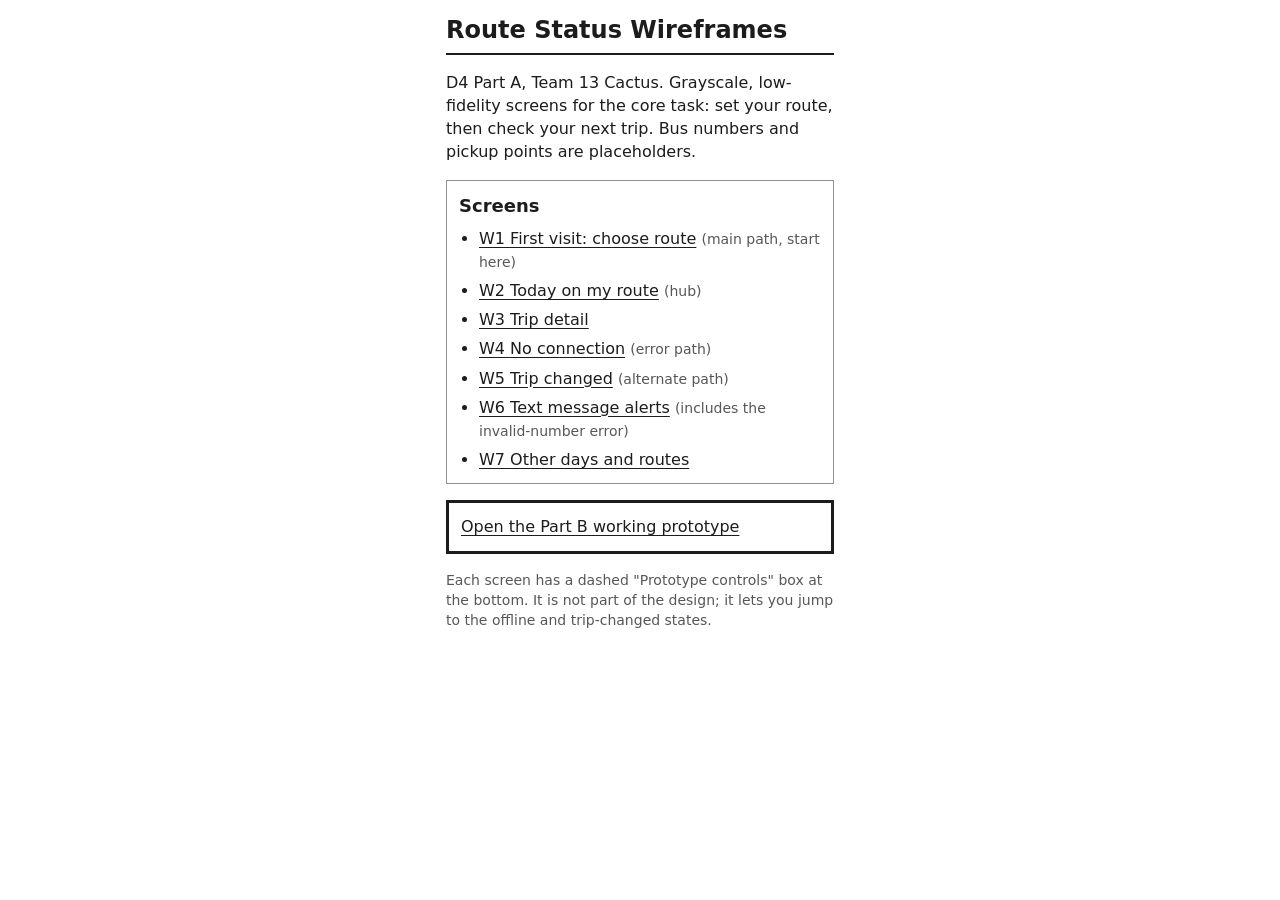
<file: index.html>
<!doctype html>
<html lang="en">
<head>
<meta charset="utf-8">
<meta name="viewport" content="width=device-width, initial-scale=1, viewport-fit=cover">
<title>Route Status Wireframes</title>
<link rel="stylesheet" href="style.css">
</head>
<body>
<main class="frame">
<header class="bar"><h1>Route Status Wireframes</h1></header>
<p>D4 Part A, Team 13 Cactus. Grayscale, low-fidelity screens for the core task: set your route, then check your next trip. Bus numbers and pickup points are placeholders.</p>
<section class="box" aria-labelledby="s-h">
<h2 id="s-h">Screens</h2>
<ul style="margin:0;padding-left:20px;display:flex;flex-direction:column;gap:6px">
<li><a href="w1.html">W1 First visit: choose route</a> <span class="small muted">(main path, start here)</span></li>
<li><a href="w2.html?route=A">W2 Today on my route</a> <span class="small muted">(hub)</span></li>
<li><a href="w3.html?route=A&amp;trip=a1430">W3 Trip detail</a></li>
<li><a href="w4.html?route=A">W4 No connection</a> <span class="small muted">(error path)</span></li>
<li><a href="w5.html">W5 Trip changed</a> <span class="small muted">(alternate path)</span></li>
<li><a href="w6.html?route=A">W6 Text message alerts</a> <span class="small muted">(includes the invalid-number error)</span></li>
<li><a href="w7.html">W7 Other days and routes</a></li>
</ul>
</section>
<p class="box strong"><a href="app/index.html">Open the Part B working prototype</a></p>
<p class="small muted">Each screen has a dashed "Prototype controls" box at the bottom. It is not part of the design; it lets you jump to the offline and trip-changed states.</p>
</main>

</body>
</html>
</file>
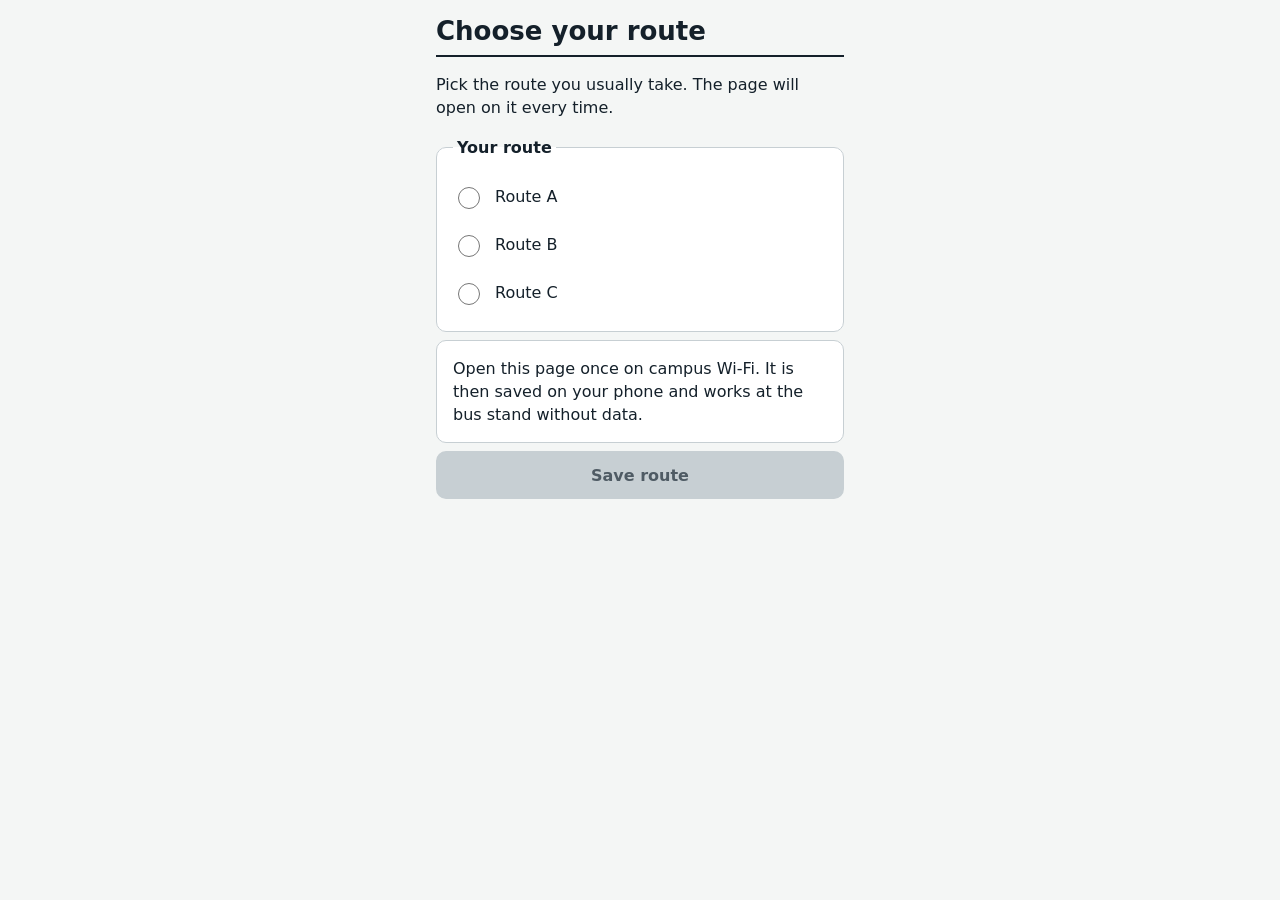
<file: app/index.html>
<!doctype html>
<html lang="en">
<head>
<meta charset="utf-8">
<meta name="viewport" content="width=device-width, initial-scale=1, viewport-fit=cover">
<title>Today on my route</title>
<link rel="stylesheet" href="app.css">
</head>
<body>
<main class="page">
<header class="top">
<h1 id="title">Today on your route</h1>
<p class="sub" id="date"></p>
</header>
<p id="temp" class="card" hidden></p>
<div id="live" aria-live="assertive"></div>
<section id="offline" class="banner offline" hidden aria-labelledby="off-h">
<h2 id="off-h">No connection</h2>
<p id="offText"></p>
<button type="button" class="btn ghost" id="retry">Try again</button>
<p id="retryMsg" role="status"></p>
</section>
<section id="loadErr" class="banner bad" hidden aria-labelledby="err-h">
<h2 id="err-h">Trips could not load</h2>
<p>Connect to the internet once so this page can save your trips on your phone. After that it works without data.</p>
<button type="button" class="btn ghost" onclick="location.reload()">Try again</button>
</section>
<section aria-labelledby="next-h" class="links" id="nextSec">
<h2 id="next-h">Your next trip</h2>
<div id="next"><p class="loading">Loading trips…</p></div>
</section>
<section class="card" aria-labelledby="upd-h">
<h2 id="upd-h">Updates</h2>
<ul class="updates" id="updates"></ul>
<p class="age" id="age"></p>
<a href="alerts.html" id="smsLink">Get a text when a trip changes</a>
</section>
<section aria-labelledby="trips-h" class="links">
<h2 id="trips-h">All trips</h2>
<div class="switch" role="group" aria-label="Day">
<button type="button" id="bToday" aria-pressed="true">Today</button>
<button type="button" id="bTomorrow" aria-pressed="false">Tomorrow</button>
</div>
<ul class="trips" id="list" aria-busy="true"><li class="loading">Loading trips…</li></ul>
<p id="empty" class="card" hidden></p>
</section>
<nav class="links" aria-label="More">
<a href="other.html">Other days and routes</a>
<a href="setup.html">Change your route</a>
</nav>
<aside class="proto" aria-label="Prototype controls">
<h2>Prototype controls (not part of the design)</h2>
<a href="vendor.html" target="_blank" rel="noopener">Open the vendor page in a new tab (Wizard-of-Oz)</a>
<button type="button" id="simOff" aria-pressed="false">Simulate no connection</button>
<button type="button" id="clock"></button>
<button type="button" id="reset">Reset prototype</button>
</aside>
</main>
<script src="app.js"></script>
<script>

var route = q("route") || get(KEY.route);
if(!route){ location.replace("setup.html"); }
var temp = q("temp") && q("route"), day = "today", DATA = null, prev = null;
var $ = function(id){ return document.getElementById(id); };

function render(){
  if(!DATA) return;
  if(!DATA.routes[route]) route = "A";
  var V = vendorState(DATA), r = DATA.routes[route], n = now();
  var focusId = document.activeElement && document.activeElement.dataset ? document.activeElement.dataset.id : null;
  var today = trips(DATA, route, "today", V), tomorrow = trips(DATA, route, "tomorrow", V);
  var nt = nextTrip(today), stamp = new Date(V.updatedAt);
  $("title").textContent = "Today on " + r.name;
  $("date").textContent = dayLabel(n);
  var t2 = new Date(n.getTime()+86400000);
  $("bToday").textContent = "Today, " + dayLabel(n); $("bTomorrow").textContent = "Tomorrow, " + dayLabel(t2);
  if(temp){ $("temp").hidden=false; $("temp").innerHTML = "Showing " + esc(r.name) + " for today only. <a href=\"index.html\">Back to your saved route</a>"; }
  // Offline state (W4)
  var off = isOffline(); $("offline").hidden = !off;
  $("offText").textContent = "Showing your trips as of " + fmtClock(stamp) + " (" + ago(V.updatedAt) + "). This page updates when you reconnect.";
  // Next trip (K3 fix: first thing after the heading)
  $("next").innerHTML = nt
    ? "<a class=\"next\" data-id=\"next\" href=\"trip.html?id=" + nt.id + "\"><span class=\"when\">" + fmt24(nt.time) + (nt.was ? " <span class=\"sub\">(was " + fmt24(nt.was) + ")</span>" : "") + "</span>"
      + "<span><span class=\"st st-" + nt.status + "\">" + esc(nt.label) + "</span></span><span class=\"facts\">" + esc(facts(nt)) + "</span>"
      + "<span class=\"age\">Updated " + ago(V.updatedAt) + " (" + fmtClock(stamp) + ")</span></a>"
    : (today.length===0 ? "<p class=\"card\">No trips are listed for " + esc(r.name) + ".</p>" : "<p class=\"card\">No more trips today. Tomorrow’s first trip is at " + (tomorrow[0] ? fmt24(tomorrow[0].time) : "the usual time") + ".</p>");
  // Updates
  var lines = today.filter(function(t){ return t.status==="changed" || t.status==="notrunning" || (t.status==="announced" && t.kind==="extra"); })
    .sort(function(a,b){ return (b.status==="changed") - (a.status==="changed"); }).map(updateLine);
  $("updates").innerHTML = lines.length ? lines.map(function(l){ return "<li>" + esc(l) + "</li>"; }).join("") : "<li>No changes announced today.</li>";
  $("age").textContent = "Updated " + ago(V.updatedAt) + " (" + fmtClock(stamp) + ")";
  var sms = get(KEY.sms); $("smsLink").textContent = (sms && sms.route===route) ? "Text alerts are on. Change or turn off" : "Get a text when a trip changes";
  // Trip list
  var list = day==="today" ? today : tomorrow;
  $("list").setAttribute("aria-busy","false"); $("list").setAttribute("aria-label", (day==="today" ? "Trips today, " + dayLabel(n) : "Trips tomorrow, " + dayLabel(t2)));
  $("list").innerHTML = list.map(function(t){ return tripRow(t, day==="today" && nt && t.id===nt.id).replace("<a ", "<a data-id=\"" + t.id + "\" "); }).join("");
  $("empty").hidden = list.length > 0;
  $("empty").textContent = "No trips are listed for " + r.name + " on this day.";
  $("bToday").setAttribute("aria-pressed", day==="today"); $("bTomorrow").setAttribute("aria-pressed", day!=="today");
  $("simOff").setAttribute("aria-pressed", !!get(KEY.simOffline));
  var c = get(KEY.clock); $("clock").textContent = (c && c.mode==="real") ? "Clock: real time (switch to demo 2:08 PM)" : "Clock: demo 2:08 PM (switch to real time)";
  if(focusId){ var el = document.querySelector("[data-id=\"" + focusId + "\"]"); if(el) el.focus(); }
  // Announce new changes from the vendor (W5)
  var snap = {}; today.forEach(function(t){ snap[t.id] = t.status + t.time + t.bus; });
  if(prev){ var news = today.filter(function(t){ return prev[t.id] !== snap[t.id] && t.status!=="pending" && t.kind==="extra"; });
    if(news.length){ var cls = news.some(function(t){ return t.status==="changed" || t.status==="notrunning"; }) ? "changed" : "ok";
      $("live").innerHTML = "<div class=\"banner " + cls + "\"><p><strong>" + news.map(function(t){ return esc(updateLine(t)); }).join(" ") + "</strong></p><button type=\"button\" class=\"btn ghost\" onclick=\"this.parentNode.remove()\">Dismiss</button></div>"; } }
  prev = snap;
}
function load(){ loadData().then(function(d){ DATA = d; $("loadErr").hidden = true; render(); }).catch(function(){ $("loadErr").hidden = false; $("nextSec").hidden = true; $("list").innerHTML = ""; }); }
$("bToday").onclick = function(){ day = "today"; render(); };
$("bTomorrow").onclick = function(){ day = "tomorrow"; render(); };
$("retry").onclick = function(){ if(isOffline()){ $("retryMsg").textContent = "Still no connection. Your last saved trips are shown."; } else { $("retryMsg").textContent = ""; load(); } };
$("simOff").onclick = function(){ set(KEY.simOffline, get(KEY.simOffline) ? null : true); render(); };
$("clock").onclick = function(){ var c = get(KEY.clock); if(c && c.mode==="real") setDemoClock(); else set(KEY.clock, {mode:"real"}); render(); };
$("reset").onclick = function(){ [KEY.route,KEY.vendor,KEY.clock,KEY.sms,KEY.simOffline].forEach(function(k){ set(k,null); }); location.href = "setup.html"; };
window.addEventListener("storage", function(e){ if(e.key===KEY.vendor || e.key===KEY.simOffline) render(); });
window.addEventListener("online", load); window.addEventListener("offline", render);
setInterval(function(){ if(DATA){ var V = vendorState(DATA), s = new Date(V.updatedAt); $("age").textContent = "Updated " + ago(V.updatedAt) + " (" + fmtClock(s) + ")"; } }, 30000);
load();
</script>
</body>
</html>
</file>
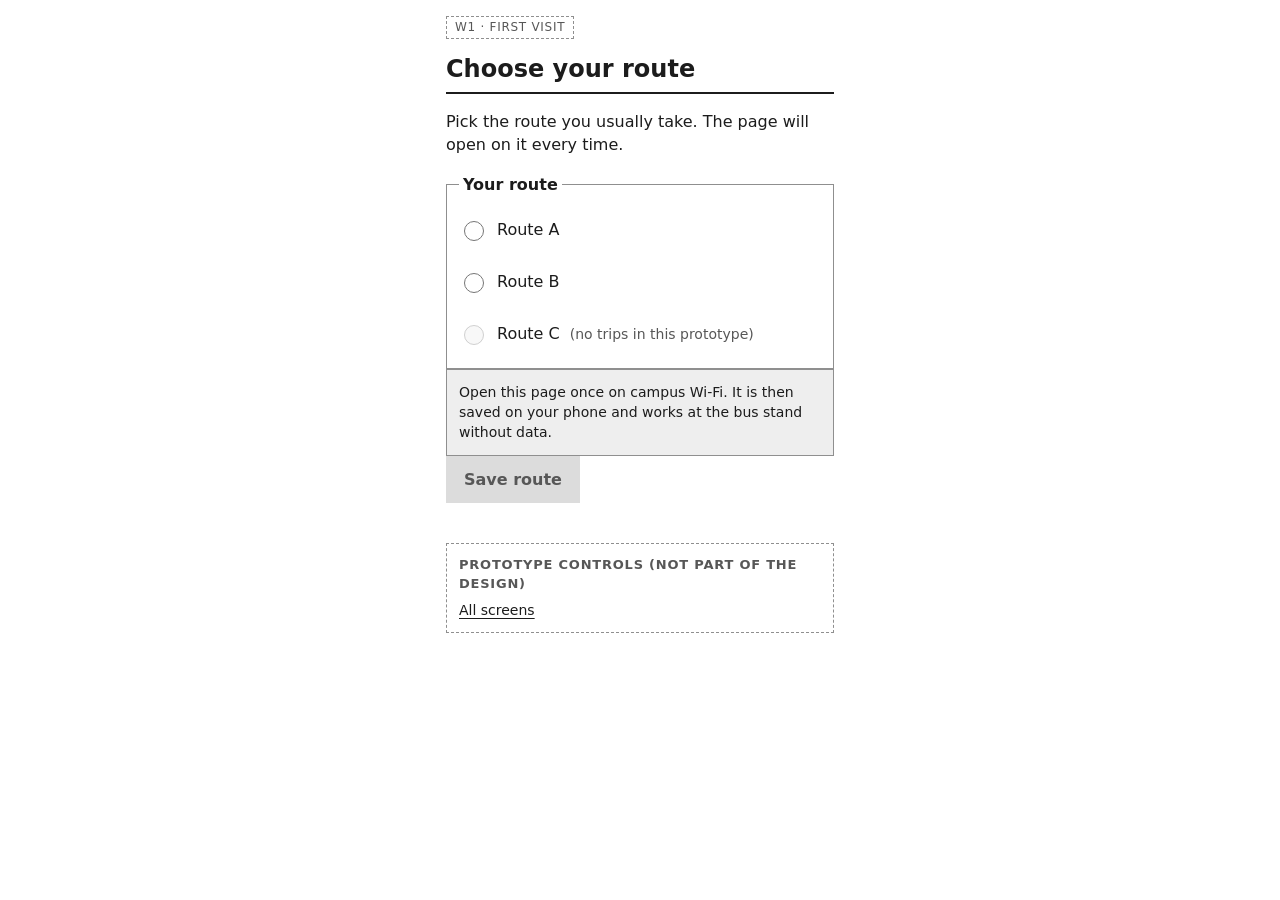
<file: w1.html>
<!doctype html>
<html lang="en">
<head>
<meta charset="utf-8">
<meta name="viewport" content="width=device-width, initial-scale=1, viewport-fit=cover">
<title>Choose your route</title>
<link rel="stylesheet" href="style.css">
</head>
<body>
<main class="frame">
<p class="wtag" aria-hidden="true">W1 · First visit</p>
<header class="bar"><h1>Choose your route</h1></header>
<p>Pick the route you usually take. The page will open on it every time.</p>
<form id="routeForm" novalidate>
<fieldset>
<legend>Your route</legend>
<label class="opt"><input type="radio" name="route" id="r-a" value="A"> Route A</label>
<label class="opt"><input type="radio" name="route" id="r-b" value="B"> Route B</label>
<label class="opt"><input type="radio" name="route" id="r-c" value="C" disabled> Route C <span class="muted small">(no trips in this prototype)</span></label>
</fieldset>
<p class="box fill small">Open this page once on campus Wi-Fi. It is then saved on your phone and works at the bus stand without data.</p>
<p><button class="btn" id="saveBtn" type="submit" disabled>Save route</button></p>
<p id="saveMsg" role="status" class="small"></p>
</form>
<aside class="proto" aria-label="Prototype controls">
<h2>Prototype controls (not part of the design)</h2>

<a href="index.html">All screens</a>
</aside>
</main>
<script src="app.js"></script>
<script>
var f=document.getElementById("routeForm"),b=document.getElementById("saveBtn"),m=document.getElementById("saveMsg");
f.addEventListener("change",function(){ b.disabled=!f.querySelector("input[name=route]:checked"); });
f.addEventListener("submit",function(e){ e.preventDefault(); var v=f.querySelector("input[name=route]:checked"); if(!v) return;
 try{ localStorage.setItem("route",v.value); }catch(err){}
 m.textContent="Route "+v.value+" saved. Opening today’s trips…"; setTimeout(function(){ location.href="w2.html?route="+v.value; },700); });
</script>
</body>
</html>
</file>
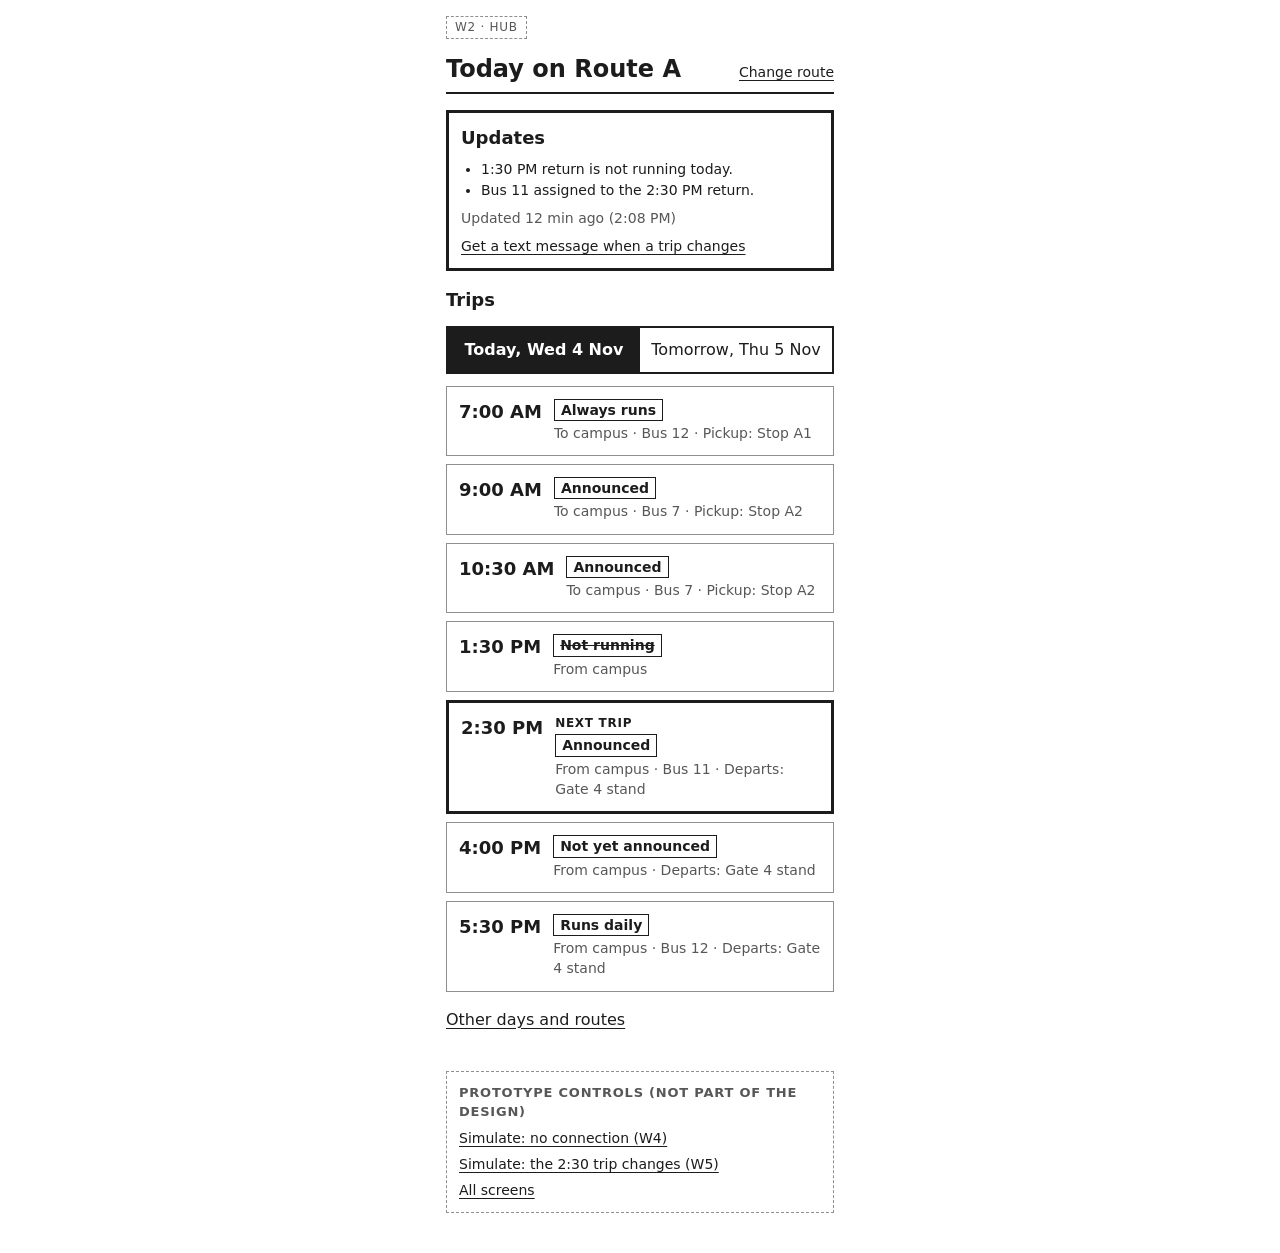
<file: w2.html>
<!doctype html>
<html lang="en">
<head>
<meta charset="utf-8">
<meta name="viewport" content="width=device-width, initial-scale=1, viewport-fit=cover">
<title>Today on my route</title>
<link rel="stylesheet" href="style.css">
</head>
<body>
<main class="frame">
<p class="wtag" aria-hidden="true">W2 · Hub</p>
<header class="bar"><h1 id="title">Today on Route A</h1><a href="w1.html" class="small">Change route</a></header>
<p id="tempNote" class="box small" hidden></p>
<section class="box strong" aria-labelledby="upd-h">
<h2 id="upd-h">Updates</h2>
<ul id="updates" class="small" style="margin:0;padding-left:20px"></ul>
<p class="age">Updated 12 min ago (2:08 PM)</p>
<a href="w6.html" class="small">Get a text message when a trip changes</a>
</section>
<section aria-labelledby="trips-h" style="display:flex;flex-direction:column;gap:12px">
<h2 id="trips-h">Trips</h2>
<div class="toggle" role="group" aria-label="Day">
<button type="button" id="dayToday" aria-pressed="true">Today, Wed 4 Nov</button>
<button type="button" id="dayTomorrow" aria-pressed="false">Tomorrow, Thu 5 Nov</button>
</div>
<ul class="trips" id="list"></ul>
</section>
<a href="w7.html">Other days and routes</a>
<aside class="proto" aria-label="Prototype controls">
<h2>Prototype controls (not part of the design)</h2>
<a id="toOffline" href="w4.html">Simulate: no connection (W4)</a>
<a id="toChanged" href="w5.html">Simulate: the 2:30 trip changes (W5)</a>
<a href="index.html">All screens</a>
</aside>
</main>
<script src="app.js"></script>
<script>
var r=routeKey(), d=DATA[r], list=document.getElementById("list");
document.getElementById("title").textContent="Today on "+d.name;
if(q("temp")){ var n=document.getElementById("tempNote"); n.hidden=false; n.innerHTML="Showing "+d.name+" for today only. <a href=\"w2.html?route=A\">Back to Route A</a>"; }
document.getElementById("updates").innerHTML = r==="A"
 ? "<li>1:30 PM return is not running today.</li><li>Bus 11 assigned to the 2:30 PM return.</li>"
 : "<li>No changes announced for "+d.name+" today.</li>";
document.getElementById("toOffline").href="w4.html?route="+r; document.getElementById("toChanged").href="w5.html?route="+r;
var bt=document.getElementById("dayToday"), bm=document.getElementById("dayTomorrow");
function show(day){ var t=day==="today"; bt.setAttribute("aria-pressed",t); bm.setAttribute("aria-pressed",!t);
 renderList(list, t?d.today:d.tomorrow, r); }
bt.addEventListener("click",function(){ show("today"); }); bm.addEventListener("click",function(){ show("tomorrow"); });
show("today");
</script>
</body>
</html>
</file>
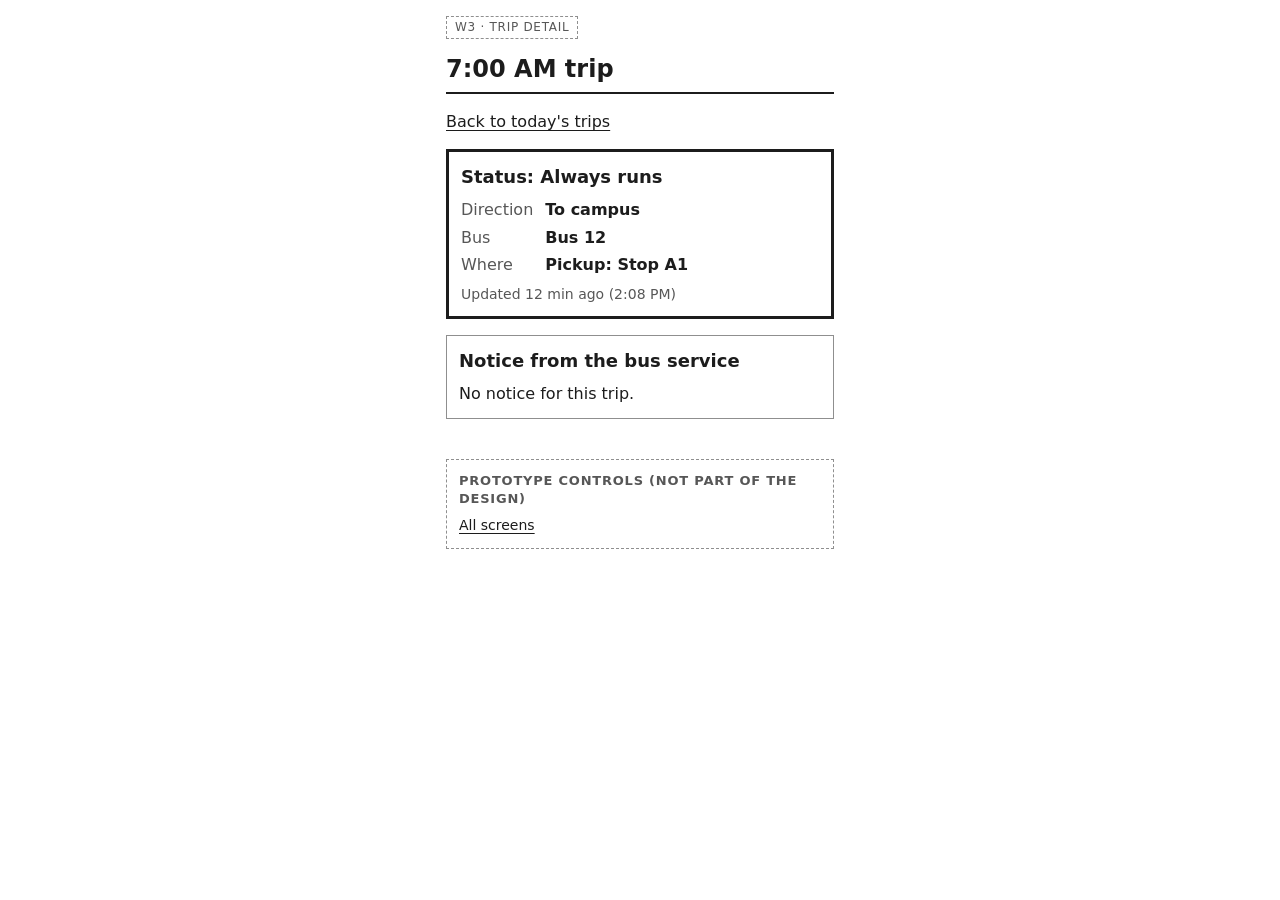
<file: w3.html>
<!doctype html>
<html lang="en">
<head>
<meta charset="utf-8">
<meta name="viewport" content="width=device-width, initial-scale=1, viewport-fit=cover">
<title>Trip detail</title>
<link rel="stylesheet" href="style.css">
</head>
<body>
<main class="frame">
<p class="wtag" aria-hidden="true">W3 · Trip detail</p>
<header class="bar"><h1 id="title">2:30 PM trip</h1></header>
<p><a id="back" href="w2.html">Back to today's trips</a></p>
<section class="box strong" aria-labelledby="st-h">
<h2 id="st-h">Status: <span id="status"></span></h2>
<dl class="dl">
<dt>Direction</dt><dd id="dir"></dd>
<dt>Bus</dt><dd id="bus"></dd>
<dt>Where</dt><dd id="pick"></dd>
</dl>
<p class="age">Updated 12 min ago (2:08 PM)</p>
</section>
<section class="box" aria-labelledby="n-h">
<h2 id="n-h">Notice from the bus service</h2>
<p id="note"></p>
</section>
<aside class="proto" aria-label="Prototype controls">
<h2>Prototype controls (not part of the design)</h2>

<a href="index.html">All screens</a>
</aside>
</main>
<script src="app.js"></script>
<script>
var r=routeKey(), ch=q("changed"), t=findTrip(r,q("trip"),ch);
document.getElementById("title").textContent=t.time+" trip";
document.getElementById("status").textContent=t.status;
document.getElementById("dir").textContent=t.dir;
document.getElementById("bus").textContent=t.bus||"Not assigned yet";
document.getElementById("pick").textContent=t.pick||"Not running";
document.getElementById("note").textContent=t.note||"No notice for this trip.";
document.getElementById("back").href=(ch?"w5.html":"w2.html")+"?route="+r;
</script>
</body>
</html>
</file>
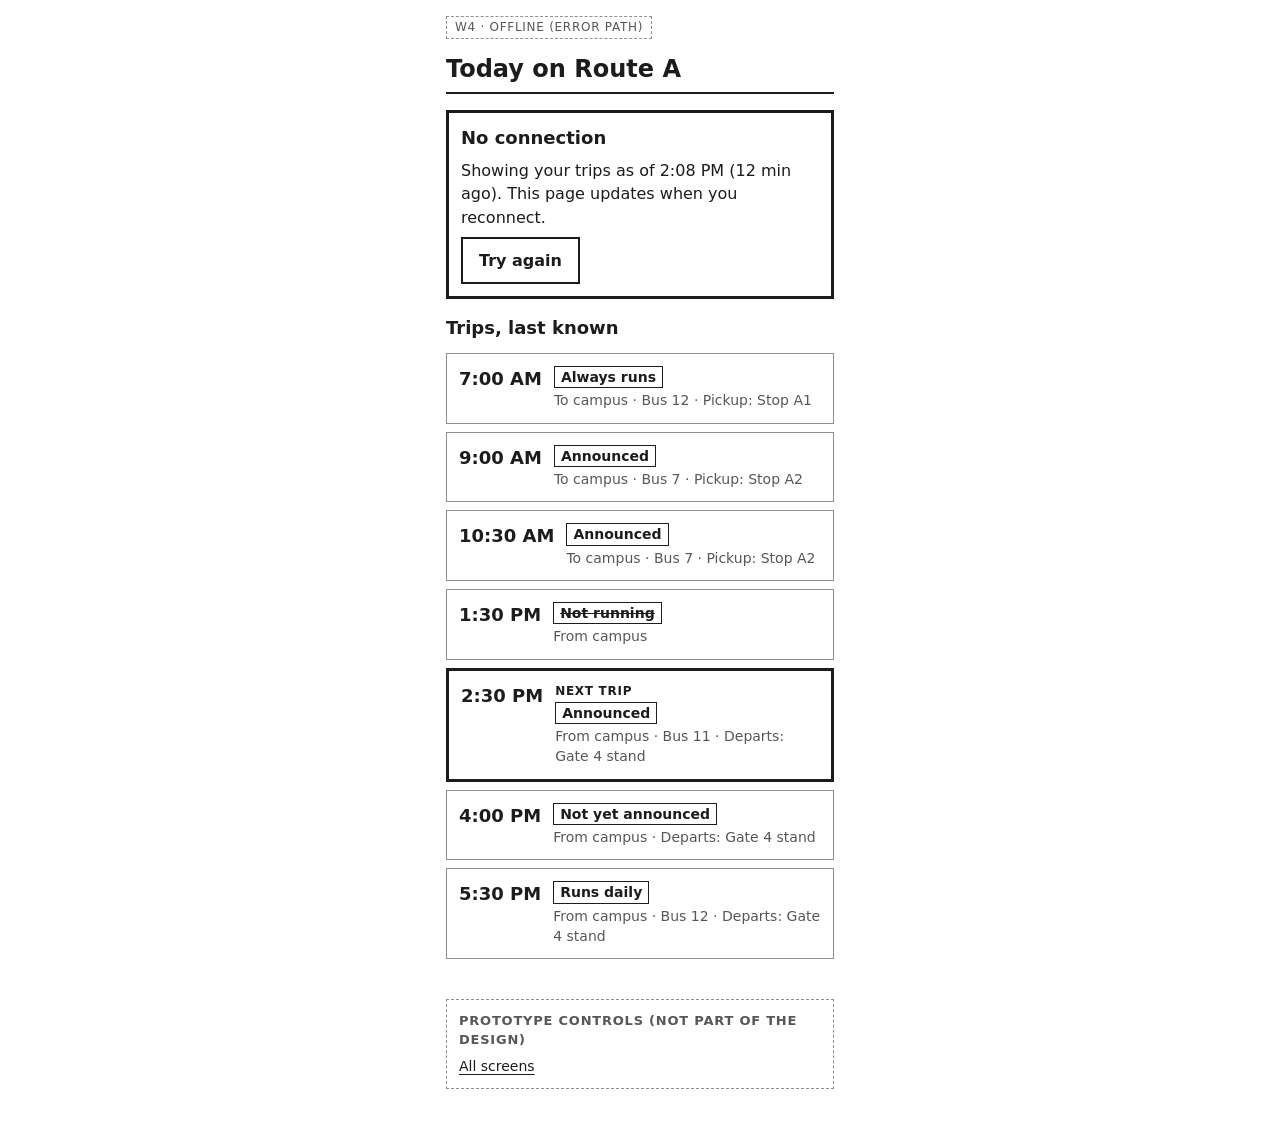
<file: w4.html>
<!doctype html>
<html lang="en">
<head>
<meta charset="utf-8">
<meta name="viewport" content="width=device-width, initial-scale=1, viewport-fit=cover">
<title>No connection</title>
<link rel="stylesheet" href="style.css">
</head>
<body>
<main class="frame">
<p class="wtag" aria-hidden="true">W4 · Offline (error path)</p>
<header class="bar"><h1 id="title">Today on Route A</h1></header>
<section class="box strong" aria-labelledby="off-h">
<h2 id="off-h">No connection</h2>
<p>Showing your trips as of 2:08 PM (12 min ago). This page updates when you reconnect.</p>
<p><a class="btn secondary" id="retry" href="w2.html">Try again</a></p>
</section>
<section aria-labelledby="trips-h" style="display:flex;flex-direction:column;gap:12px">
<h2 id="trips-h">Trips, last known</h2>
<ul class="trips" id="list"></ul>
</section>
<aside class="proto" aria-label="Prototype controls">
<h2>Prototype controls (not part of the design)</h2>

<a href="index.html">All screens</a>
</aside>
</main>
<script src="app.js"></script>
<script>
var r=routeKey(), d=DATA[r];
document.getElementById("title").textContent="Today on "+d.name;
document.getElementById("retry").href="w2.html?route="+r;
renderList(document.getElementById("list"), d.today, r);
</script>
</body>
</html>
</file>
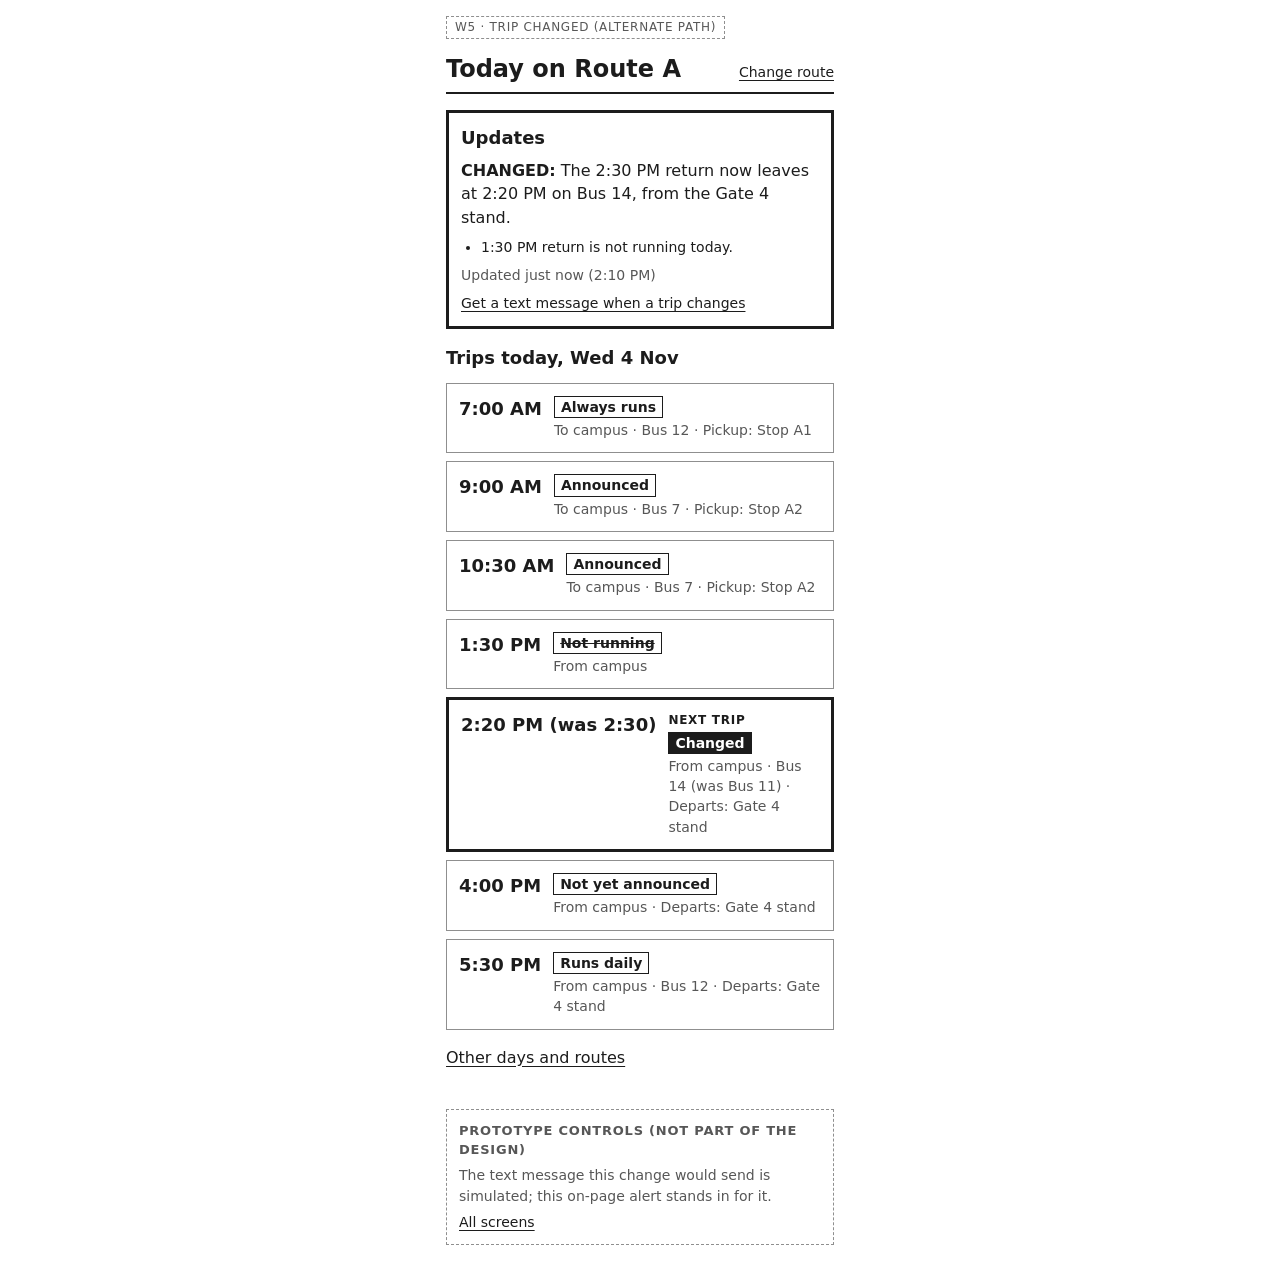
<file: w5.html>
<!doctype html>
<html lang="en">
<head>
<meta charset="utf-8">
<meta name="viewport" content="width=device-width, initial-scale=1, viewport-fit=cover">
<title>Trip changed</title>
<link rel="stylesheet" href="style.css">
</head>
<body>
<main class="frame">
<p class="wtag" aria-hidden="true">W5 · Trip changed (alternate path)</p>
<header class="bar"><h1>Today on Route A</h1><a href="w1.html" class="small">Change route</a></header>
<section class="box strong" aria-labelledby="upd-h">
<h2 id="upd-h">Updates</h2>
<p id="alert" role="alert"><strong>CHANGED:</strong> The 2:30 PM return now leaves at 2:20 PM on Bus 14, from the Gate 4 stand.</p>
<ul class="small" style="margin:0;padding-left:20px"><li>1:30 PM return is not running today.</li></ul>
<p class="age">Updated just now (2:10 PM)</p>
<a href="w6.html" class="small">Get a text message when a trip changes</a>
</section>
<section aria-labelledby="trips-h" style="display:flex;flex-direction:column;gap:12px">
<h2 id="trips-h">Trips today, Wed 4 Nov</h2>
<ul class="trips" id="list"></ul>
</section>
<a href="w7.html">Other days and routes</a>
<aside class="proto" aria-label="Prototype controls">
<h2>Prototype controls (not part of the design)</h2>
<p class="muted">The text message this change would send is simulated; this on-page alert stands in for it.</p>
<a href="index.html">All screens</a>
</aside>
</main>
<script src="app.js"></script>
<script>
renderList(document.getElementById("list"), changedTrips("A"), "A", {changed:true});
</script>
</body>
</html>
</file>
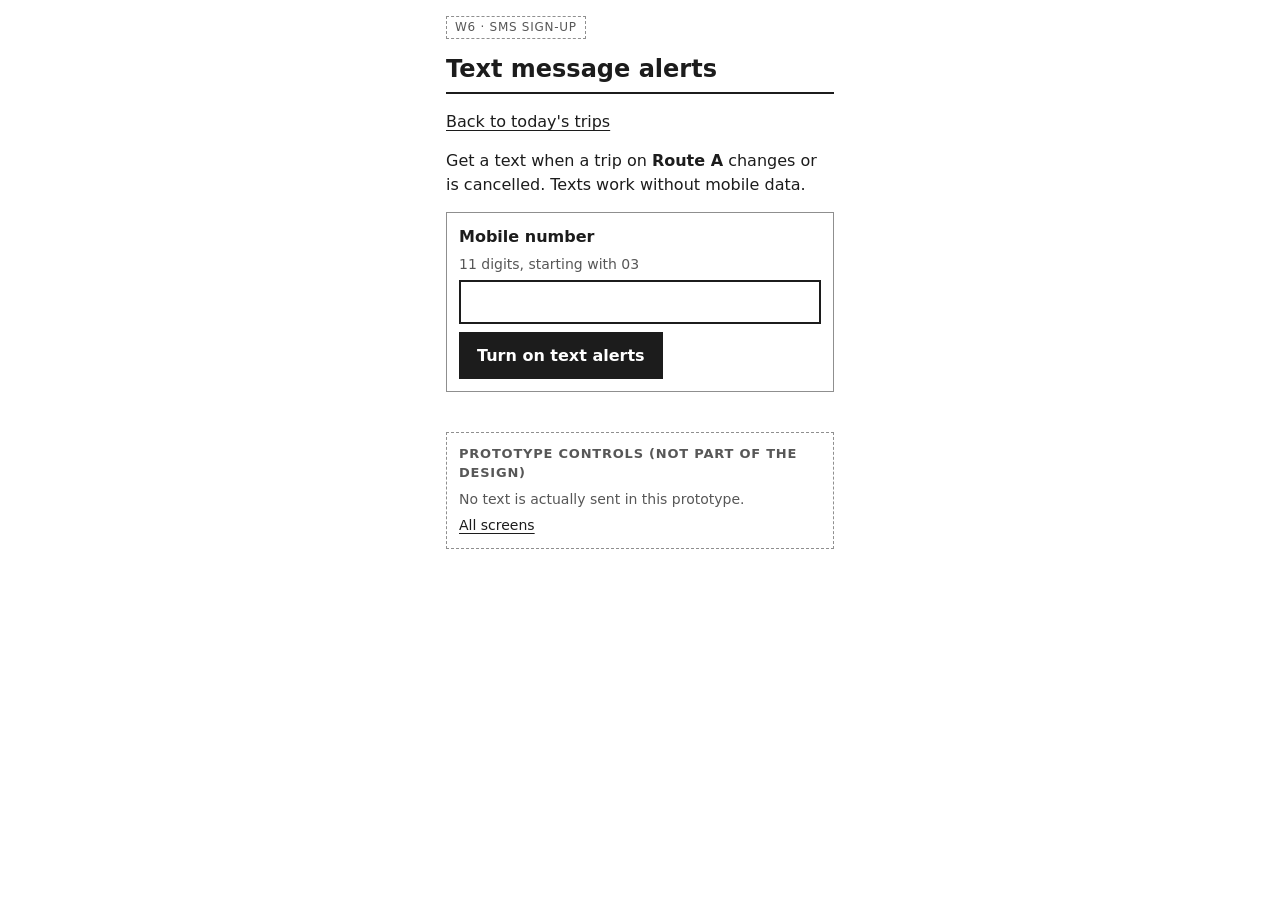
<file: w6.html>
<!doctype html>
<html lang="en">
<head>
<meta charset="utf-8">
<meta name="viewport" content="width=device-width, initial-scale=1, viewport-fit=cover">
<title>Text message alerts</title>
<link rel="stylesheet" href="style.css">
</head>
<body>
<main class="frame">
<p class="wtag" aria-hidden="true">W6 · SMS sign-up</p>
<header class="bar"><h1>Text message alerts</h1></header>
<p><a href="w2.html">Back to today's trips</a></p>
<p>Get a text when a trip on <strong id="rname">Route A</strong> changes or is cancelled. Texts work without mobile data.</p>
<form id="smsForm" novalidate class="box">
<div class="field">
<label for="phone"><strong>Mobile number</strong></label>
<span id="hint" class="small muted">11 digits, starting with 03</span>
<input type="tel" id="phone" name="phone" inputmode="numeric" autocomplete="tel" aria-describedby="hint">
<p id="phoneErr" class="err small" hidden>That number doesn't look right. Enter an 11-digit mobile number starting with 03.</p>
</div>
<p><button class="btn" type="submit" id="smsBtn">Turn on text alerts</button></p>
</form>
<p id="smsDone" class="box strong" role="status" hidden></p>
<aside class="proto" aria-label="Prototype controls">
<h2>Prototype controls (not part of the design)</h2>
<p class="muted">No text is actually sent in this prototype.</p>
<a href="index.html">All screens</a>
</aside>
</main>
<script src="app.js"></script>
<script>
var r=routeKey(); document.getElementById("rname").textContent=DATA[r].name;
var f=document.getElementById("smsForm"), i=document.getElementById("phone"), e=document.getElementById("phoneErr"), done=document.getElementById("smsDone");
f.addEventListener("submit",function(ev){ ev.preventDefault(); var v=i.value.replace(/[\s-]/g,"");
 if(!/^03\d{9}$/.test(v)){ e.hidden=false; i.setAttribute("aria-invalid","true"); i.setAttribute("aria-describedby","hint phoneErr"); i.focus(); return; }
 e.hidden=true; i.removeAttribute("aria-invalid"); f.hidden=true; done.hidden=false;
 done.textContent="Text alerts are on for "+DATA[r].name+". We will text "+v+" when a trip changes."; });
</script>
</body>
</html>
</file>
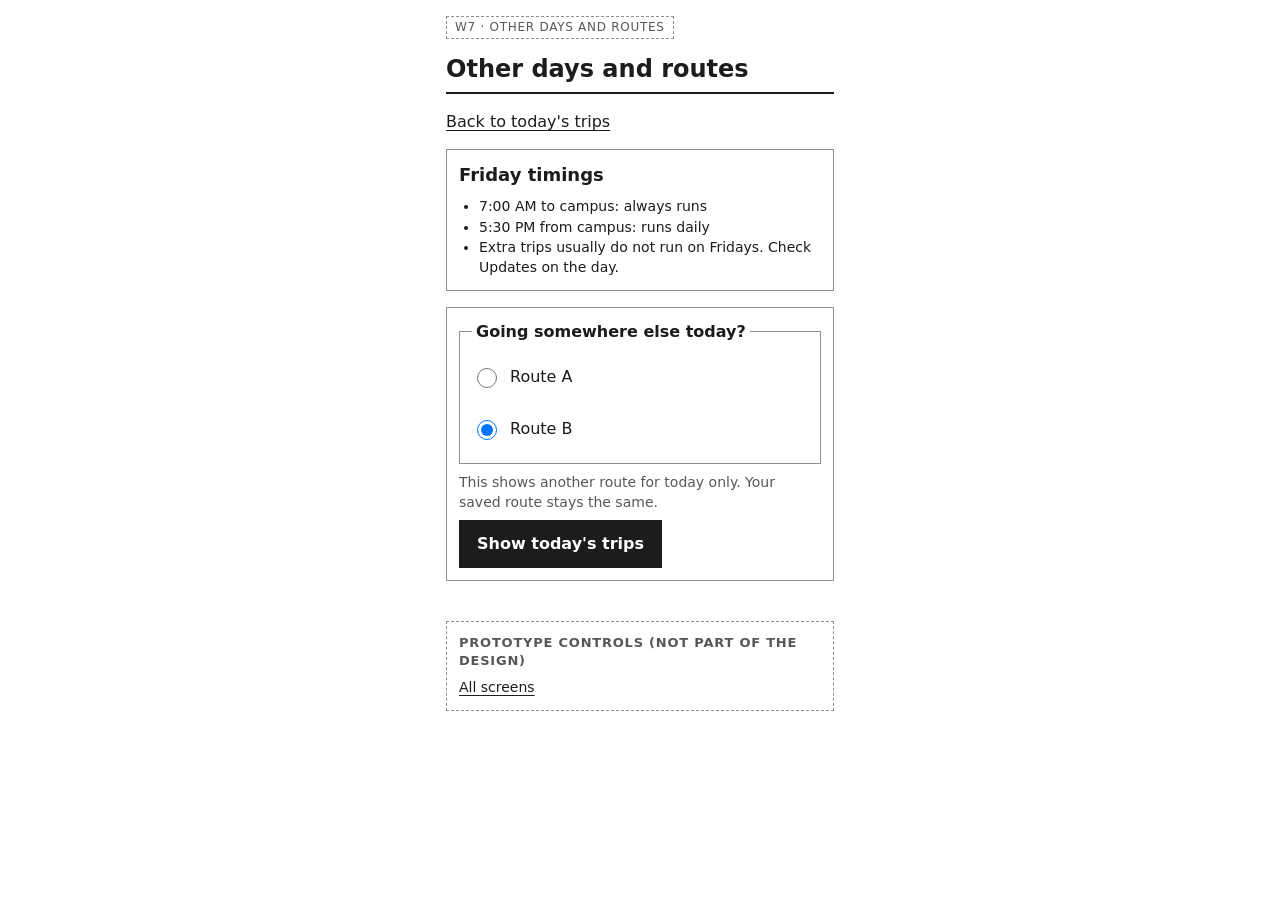
<file: w7.html>
<!doctype html>
<html lang="en">
<head>
<meta charset="utf-8">
<meta name="viewport" content="width=device-width, initial-scale=1, viewport-fit=cover">
<title>Other days and routes</title>
<link rel="stylesheet" href="style.css">
</head>
<body>
<main class="frame">
<p class="wtag" aria-hidden="true">W7 · Other days and routes</p>
<header class="bar"><h1>Other days and routes</h1></header>
<p><a href="w2.html">Back to today's trips</a></p>
<section class="box" aria-labelledby="fri-h">
<h2 id="fri-h">Friday timings</h2>
<ul class="small" style="margin:0;padding-left:20px">
<li>7:00 AM to campus: always runs</li>
<li>5:30 PM from campus: runs daily</li>
<li>Extra trips usually do not run on Fridays. Check Updates on the day.</li>
</ul>
</section>
<form id="otherForm" class="box" novalidate>
<fieldset>
<legend>Going somewhere else today?</legend>
<label class="opt"><input type="radio" name="oroute" id="o-a" value="A"> Route A</label>
<label class="opt"><input type="radio" name="oroute" id="o-b" value="B" checked> Route B</label>
</fieldset>
<p class="small muted">This shows another route for today only. Your saved route stays the same.</p>
<p><button class="btn" type="submit">Show today's trips</button></p>
</form>
<aside class="proto" aria-label="Prototype controls">
<h2>Prototype controls (not part of the design)</h2>

<a href="index.html">All screens</a>
</aside>
</main>
<script src="app.js"></script>
<script>
document.getElementById("otherForm").addEventListener("submit",function(e){ e.preventDefault();
 var v=document.querySelector("input[name=oroute]:checked").value; location.href="w2.html?route="+v+"&temp=1"; });
</script>
</body>
</html>
</file>
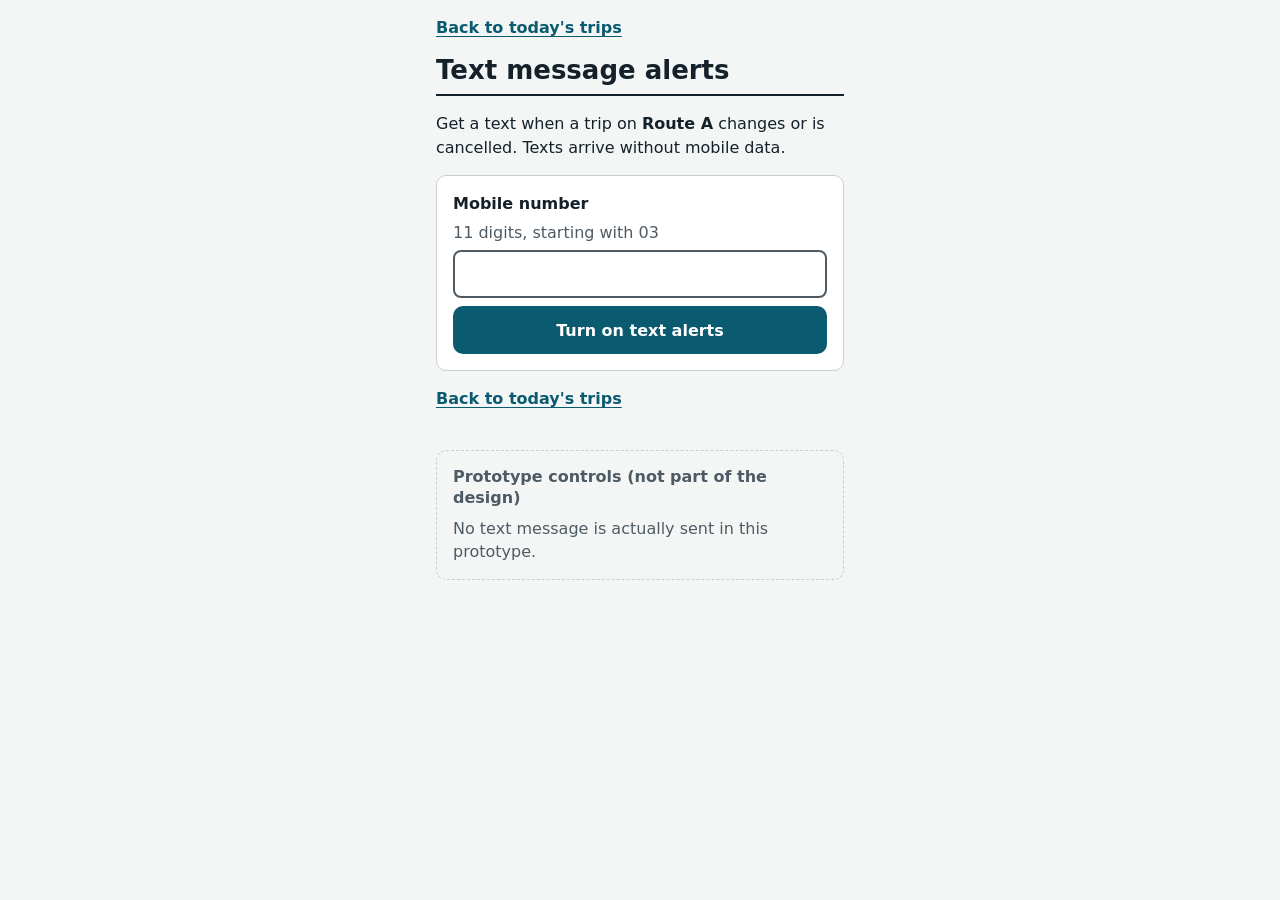
<file: app/alerts.html>
<!doctype html>
<html lang="en">
<head>
<meta charset="utf-8">
<meta name="viewport" content="width=device-width, initial-scale=1, viewport-fit=cover">
<title>Text message alerts</title>
<link rel="stylesheet" href="app.css">
</head>
<body>
<main class="page">
<p><a href="index.html">Back to today's trips</a></p>
<header class="top"><h1>Text message alerts</h1></header>
<p>Get a text when a trip on <strong id="rname">your route</strong> changes or is cancelled. Texts arrive without mobile data.</p>
<form id="f" novalidate class="card">
<div class="field">
<label for="phone">Mobile number</label>
<span id="hint" class="sub">11 digits, starting with 03</span>
<input type="tel" id="phone" name="phone" inputmode="numeric" autocomplete="tel" aria-describedby="hint">
<p id="err" class="err" hidden>That number doesn't look right. Enter an 11-digit mobile number starting with 03.</p>
</div>
<button class="btn" type="submit">Turn on text alerts</button>
</form>
<div id="done" class="banner ok" role="status" hidden><p id="doneText"></p><button type="button" class="btn ghost" id="off">Turn off text alerts</button></div>
<p><a href="index.html">Back to today's trips</a></p>
<aside class="proto" aria-label="Prototype controls"><h2>Prototype controls (not part of the design)</h2><p>No text message is actually sent in this prototype.</p></aside>
</main>
<script src="app.js"></script>
<script>

var route = get(KEY.route) || "A", name = "Route " + route;
document.getElementById("rname").textContent = name;
var f = document.getElementById("f"), i = document.getElementById("phone"), err = document.getElementById("err"), done = document.getElementById("done");
function show(){ var s = get(KEY.sms); if(s && s.route===route){ f.hidden = true; done.hidden = false; document.getElementById("doneText").innerHTML = "<strong>Text alerts are on for " + esc(name) + ".</strong> We will text " + esc(s.phone) + " when a trip changes."; } else { f.hidden = false; done.hidden = true; } }
f.addEventListener("submit", function(e){ e.preventDefault(); var v = i.value.replace(/[\s-]/g, "");
  if(!/^03\d{9}$/.test(v)){ err.hidden = false; i.setAttribute("aria-invalid","true"); i.setAttribute("aria-describedby","hint err"); i.focus(); return; }
  err.hidden = true; i.removeAttribute("aria-invalid"); i.setAttribute("aria-describedby","hint");
  set(KEY.sms, {route:route, phone:v}); show(); document.getElementById("off").focus(); });
document.getElementById("off").onclick = function(){ set(KEY.sms, null); i.value = ""; show(); i.focus(); };
show();
</script>
</body>
</html>
</file>
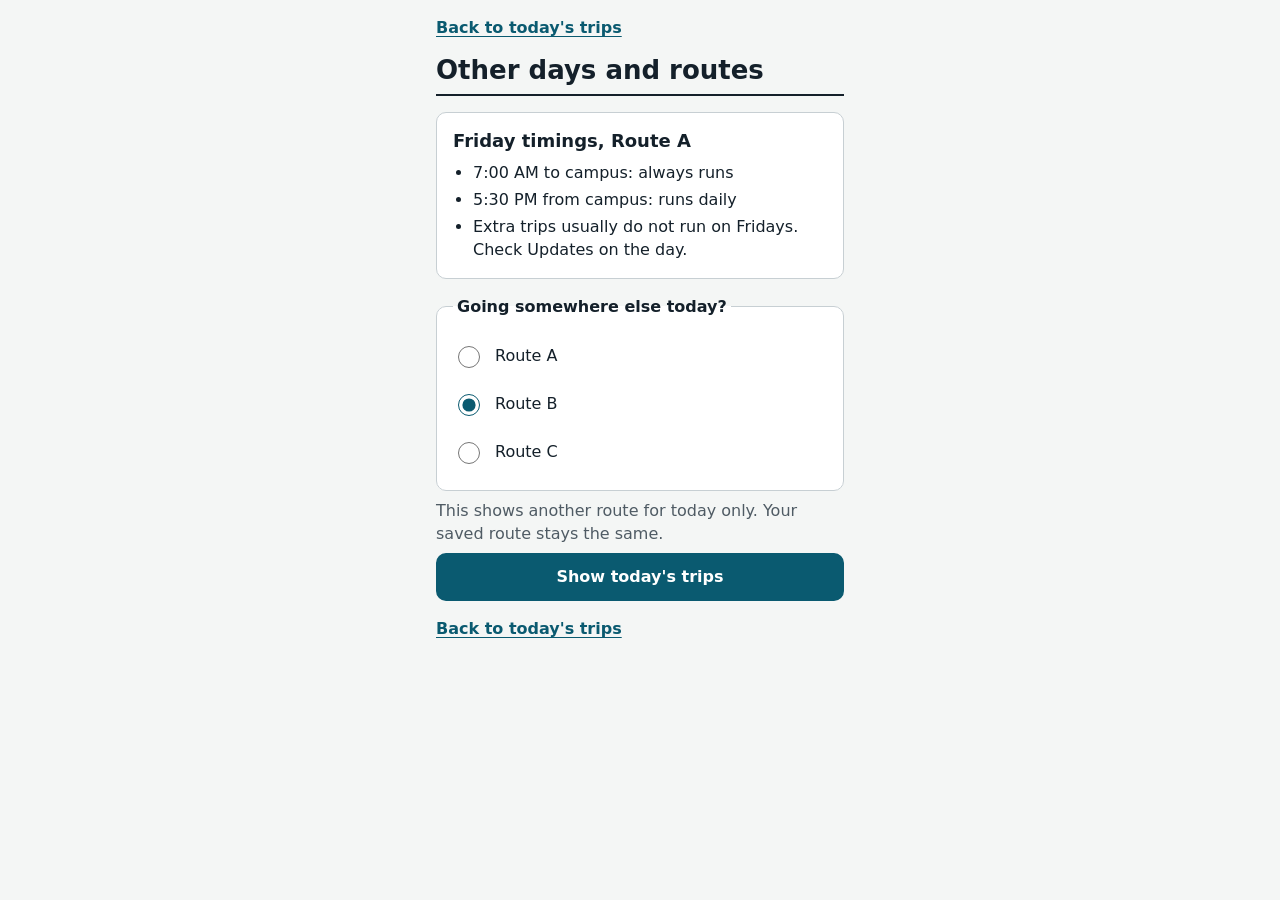
<file: app/other.html>
<!doctype html>
<html lang="en">
<head>
<meta charset="utf-8">
<meta name="viewport" content="width=device-width, initial-scale=1, viewport-fit=cover">
<title>Other days and routes</title>
<link rel="stylesheet" href="app.css">
</head>
<body>
<main class="page">
<p><a href="index.html">Back to today's trips</a></p>
<header class="top"><h1>Other days and routes</h1></header>
<section class="card" aria-labelledby="fri-h">
<h2 id="fri-h">Friday timings, <span id="rname"></span></h2>
<ul class="updates" id="fri"></ul>
</section>
<form id="f" novalidate class="links">
<fieldset>
<legend>Going somewhere else today?</legend>
<label class="opt"><input type="radio" name="oroute" id="o-a" value="A"> Route A</label>
<label class="opt"><input type="radio" name="oroute" id="o-b" value="B"> Route B</label>
<label class="opt"><input type="radio" name="oroute" id="o-c" value="C"> Route C</label>
</fieldset>
<p class="sub">This shows another route for today only. Your saved route stays the same.</p>
<button class="btn" type="submit">Show today's trips</button>
</form>
<p><a href="index.html">Back to today's trips</a></p>
</main>
<script src="app.js"></script>
<script>

var route = get(KEY.route) || "A";
var other = document.querySelector("input[name=oroute]:not([value=\"" + route + "\"])"); if(other) other.checked = true;
loadData().then(function(d){ var r = d.routes[route]; document.getElementById("rname").textContent = r.name;
  var fixed = r.trips.filter(function(t){ return t.kind!=="extra"; });
  document.getElementById("fri").innerHTML = fixed.map(function(t){ return "<li>" + fmt24(t.time) + " " + t.dir.toLowerCase() + ": " + LABEL[t.kind].toLowerCase() + "</li>"; }).join("")
    + "<li>Extra trips usually do not run on Fridays. Check Updates on the day.</li>"; }).catch(function(){});
document.getElementById("f").addEventListener("submit", function(e){ e.preventDefault(); var v = document.querySelector("input[name=oroute]:checked").value; location.href = "index.html?route=" + v + "&temp=1"; });
</script>
</body>
</html>
</file>
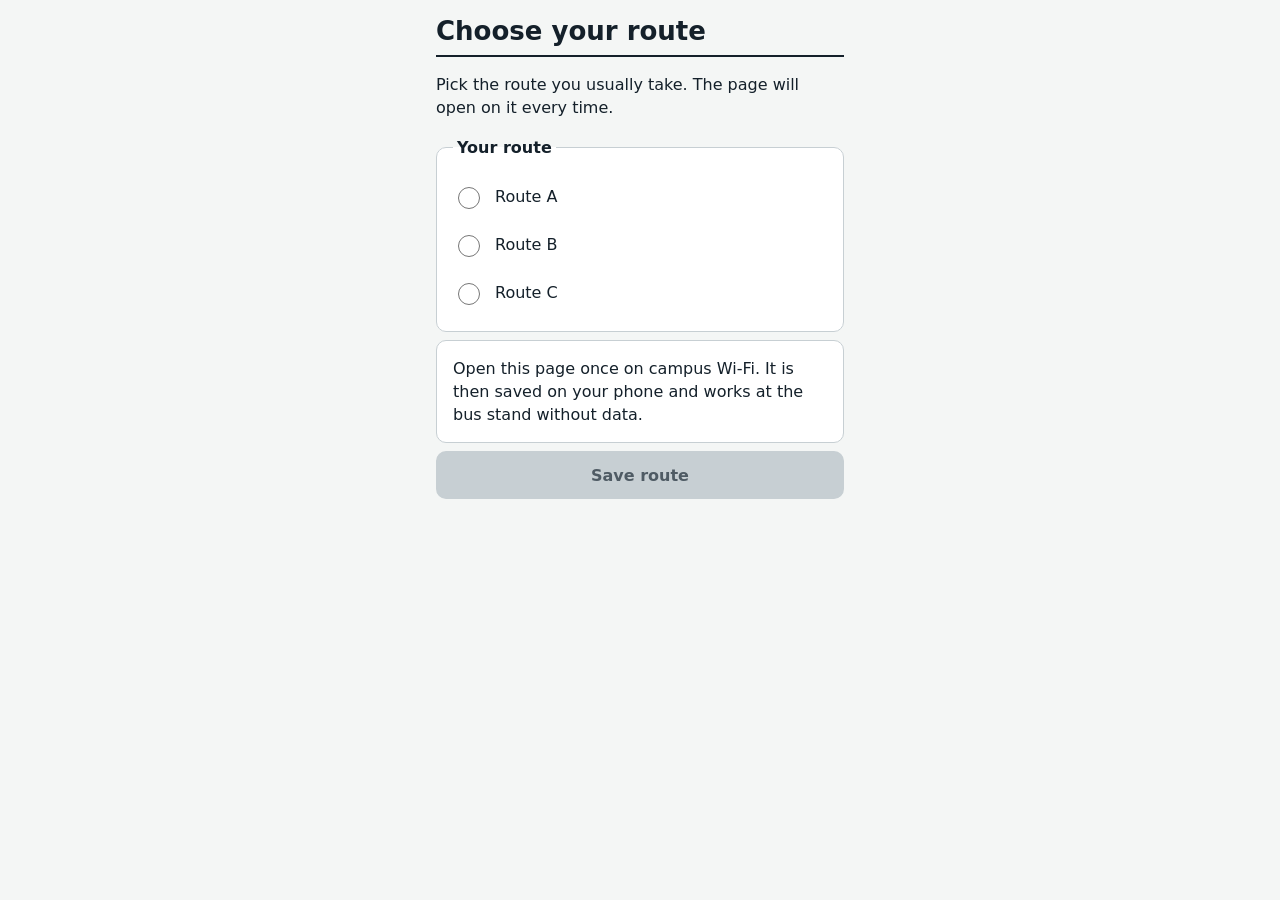
<file: app/setup.html>
<!doctype html>
<html lang="en">
<head>
<meta charset="utf-8">
<meta name="viewport" content="width=device-width, initial-scale=1, viewport-fit=cover">
<title>Choose your route</title>
<link rel="stylesheet" href="app.css">
</head>
<body>
<main class="page">
<header class="top"><h1 id="title">Choose your route</h1></header>
<p>Pick the route you usually take. The page will open on it every time.</p>
<form id="f" novalidate class="links">
<fieldset>
<legend>Your route</legend>
<label class="opt"><input type="radio" name="route" id="r-a" value="A"> Route A</label>
<label class="opt"><input type="radio" name="route" id="r-b" value="B"> Route B</label>
<label class="opt"><input type="radio" name="route" id="r-c" value="C"> Route C</label>
</fieldset>
<p class="card">Open this page once on campus Wi-Fi. It is then saved on your phone and works at the bus stand without data.</p>
<button class="btn" id="save" type="submit" disabled>Save route</button>
<p id="msg" role="status"></p>
</form>
</main>
<script src="app.js"></script>
<script>

var f = document.getElementById("f"), b = document.getElementById("save"), msg = document.getElementById("msg"), cur = get(KEY.route);
if(cur){ document.getElementById("title").textContent = "Change your route"; var el = f.querySelector("input[value=\"" + cur + "\"]"); if(el){ el.checked = true; b.disabled = false; } }
f.addEventListener("change", function(){ b.disabled = !f.querySelector("input[name=route]:checked"); });
f.addEventListener("submit", function(e){ e.preventDefault(); var v = f.querySelector("input[name=route]:checked"); if(!v) return;
  set(KEY.route, v.value); b.disabled = true; msg.innerHTML = "<span class=\"banner ok\" style=\"display:block\"><strong>Route " + v.value + " saved.</strong> Opening today’s trips…</span>";
  setTimeout(function(){ location.href = "index.html"; }, 900); });
</script>
</body>
</html>
</file>
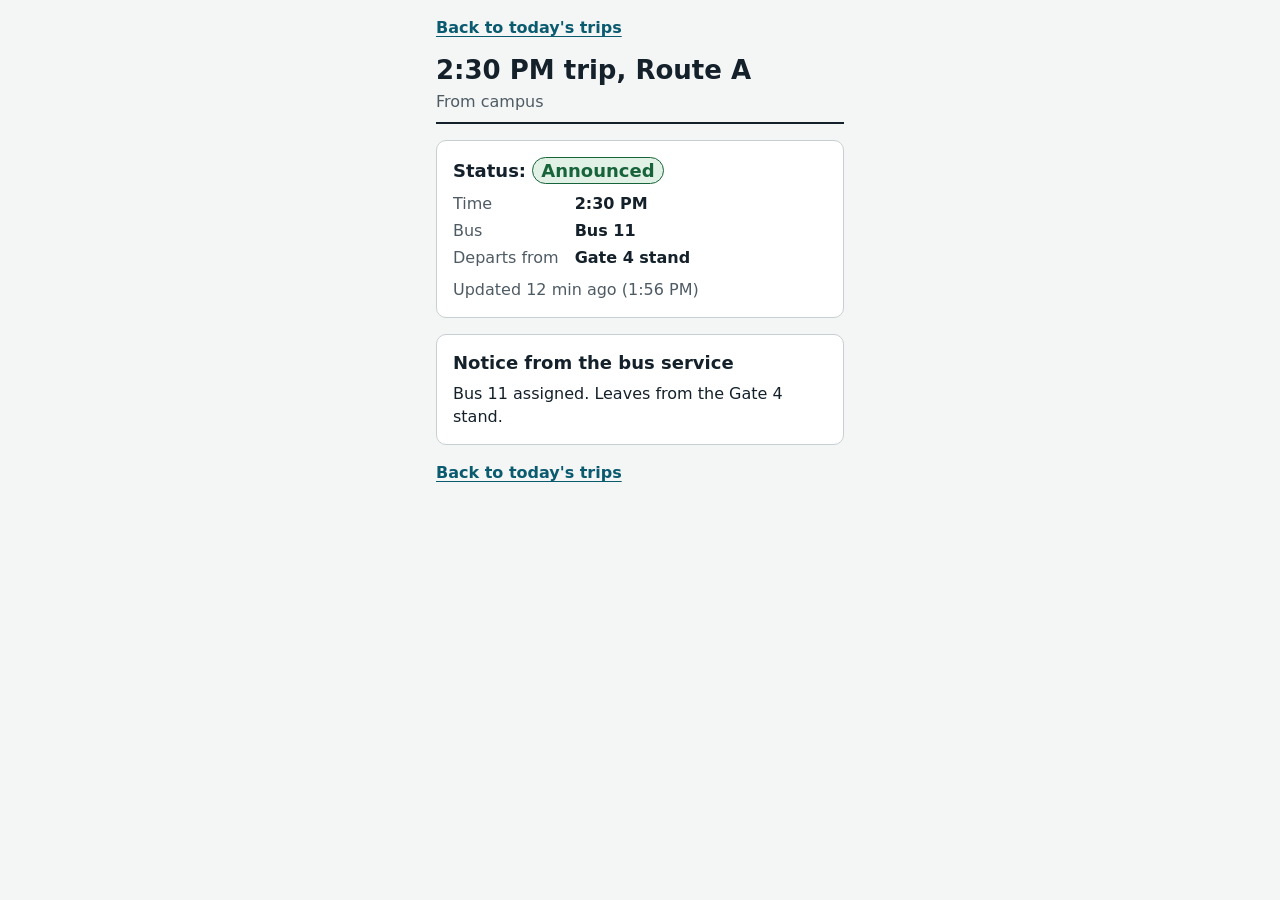
<file: app/trip.html>
<!doctype html>
<html lang="en">
<head>
<meta charset="utf-8">
<meta name="viewport" content="width=device-width, initial-scale=1, viewport-fit=cover">
<title>Trip details</title>
<link rel="stylesheet" href="app.css">
</head>
<body>
<main class="page">
<p><a href="index.html">Back to today's trips</a></p>
<header class="top"><h1 id="title">Trip</h1><p class="sub" id="dir"></p></header>
<p id="offline" class="banner offline" hidden></p>
<section class="card" aria-labelledby="st-h">
<h2 id="st-h">Status: <span id="status"></span></h2>
<dl class="facts">
<dt>Time</dt><dd id="time"></dd>
<dt>Bus</dt><dd id="bus"></dd>
<dt id="pickLbl">Where</dt><dd id="pick"></dd>
</dl>
<p class="age" id="age"></p>
</section>
<section class="card" aria-labelledby="n-h">
<h2 id="n-h">Notice from the bus service</h2>
<p id="note"></p>
</section>
<p><a href="index.html">Back to today's trips</a></p>
</main>
<script src="app.js"></script>
<script>

var id = q("id") || "A-1430", route = id.split("-")[0];
loadData().then(function(d){
  var V = vendorState(d), t = trips(d, route, "today", V).filter(function(x){ return x.id===id; })[0];
  if(!t){ document.getElementById("title").textContent = "Trip not found"; return; }
  var stamp = new Date(V.updatedAt);
  document.title = fmt24(t.time) + " trip";
  document.getElementById("title").textContent = fmt24(t.time) + " trip, " + d.routes[route].name;
  document.getElementById("dir").textContent = t.dir;
  document.getElementById("status").innerHTML = "<span class=\"st st-" + t.status + "\">" + esc(t.label) + "</span>";
  document.getElementById("time").textContent = fmt24(t.time) + (t.was ? " (was " + fmt24(t.was) + ")" : "");
  document.getElementById("bus").textContent = t.status==="notrunning" ? "None" : (t.bus ? t.bus + (t.was_bus ? " (was " + t.was_bus + ")" : "") : "Not assigned yet");
  document.getElementById("pickLbl").textContent = t.dir==="To campus" ? "Pickup" : "Departs from";
  document.getElementById("pick").textContent = t.pickup;
  document.getElementById("age").textContent = "Updated " + ago(V.updatedAt) + " (" + fmtClock(stamp) + ")";
  document.getElementById("note").textContent = t.note || ((t.status==="changed"||t.status==="notrunning") ? updateLine(t) : t.status==="pending" ? "This extra trip has not been announced yet. Check again closer to the time." : "No notice for this trip.");
  if(isOffline()){ var o = document.getElementById("offline"); o.hidden = false; o.textContent = "No connection. Showing this trip as of " + fmtClock(stamp) + " (" + ago(V.updatedAt) + ")."; }
}).catch(function(){ document.getElementById("title").textContent = "This trip could not load. Connect once to save trips on your phone."; });
</script>
</body>
</html>
</file>
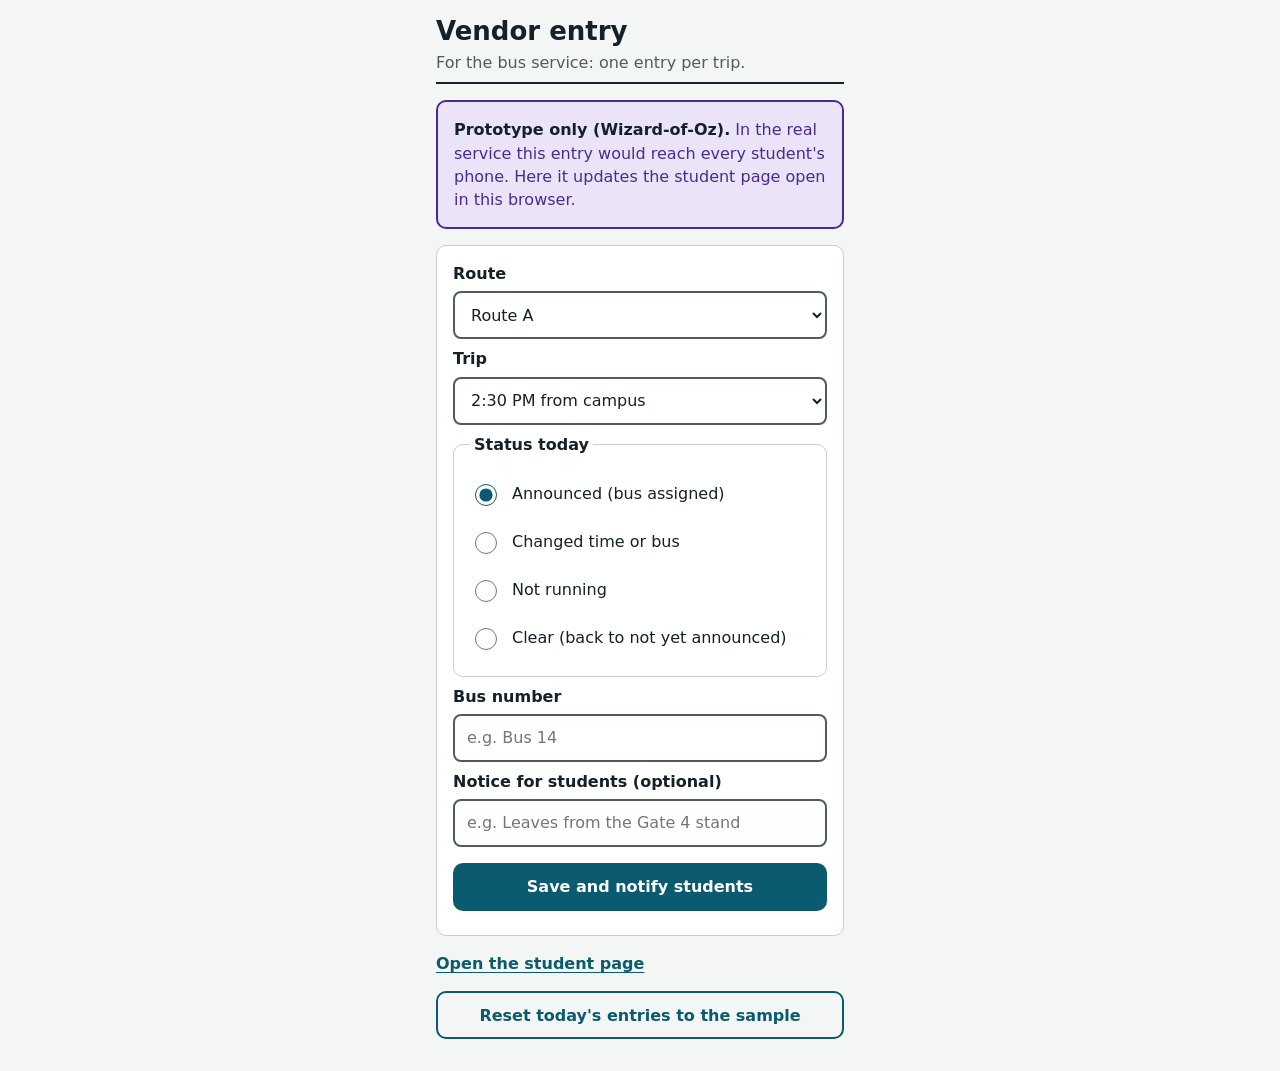
<file: app/vendor.html>
<!doctype html>
<html lang="en">
<head>
<meta charset="utf-8">
<meta name="viewport" content="width=device-width, initial-scale=1, viewport-fit=cover">
<title>Vendor entry</title>
<link rel="stylesheet" href="app.css">
</head>
<body>
<main class="page">
<header class="top"><h1>Vendor entry</h1><p class="sub">For the bus service: one entry per trip.</p></header>
<p class="banner changed"><span><strong>Prototype only (Wizard-of-Oz).</strong> In the real service this entry would reach every student's phone. Here it updates the student page open in this browser.</span></p>
<form id="f" novalidate class="card">
<div class="field"><label for="route">Route</label><select id="route"><option value="A">Route A</option><option value="B">Route B</option></select></div>
<div class="field"><label for="trip">Trip</label><select id="trip"></select></div>
<fieldset><legend>Status today</legend>
<label class="opt"><input type="radio" name="st" id="s-ann" value="announced" checked> Announced (bus assigned)</label>
<label class="opt"><input type="radio" name="st" id="s-chg" value="changed"> Changed time or bus</label>
<label class="opt"><input type="radio" name="st" id="s-off" value="notrunning"> Not running</label>
<label class="opt"><input type="radio" name="st" id="s-clr" value="clear"> Clear (back to not yet announced)</label>
</fieldset>
<div class="field"><label for="bus">Bus number</label><input type="text" id="bus" placeholder="e.g. Bus 14"></div>
<div class="field" id="timeField" hidden><label for="time">New departure time</label><input type="time" id="time"></div>
<div class="field"><label for="note">Notice for students (optional)</label><input type="text" id="note" placeholder="e.g. Leaves from the Gate 4 stand"></div>
<p id="err" class="err" role="alert"></p>
<button class="btn" type="submit">Save and notify students</button>
<p id="msg" role="status"></p>
</form>
<p><a href="index.html" target="_blank" rel="noopener">Open the student page</a></p>
<button type="button" class="btn ghost" id="reset">Reset today's entries to the sample</button>
</main>
<script src="app.js"></script>
<script>

var DATA = null, started = null, $ = function(id){ return document.getElementById(id); };
function fill(){ var r = DATA.routes[$("route").value];
  $("trip").innerHTML = r.trips.map(function(t){ return "<option value=\"" + t.id + "\">" + fmt24(t.time) + " " + t.dir.toLowerCase() + "</option>"; }).join(""); }
function mode(){ var s = document.querySelector("input[name=st]:checked").value; $("timeField").hidden = s!=="changed"; }
loadData().then(function(d){ DATA = d; fill(); var o = $("trip").querySelector("option[value=\"A-1430\"]"); if(o) o.selected = true; });
$("route").onchange = fill;
$("f").addEventListener("change", mode);
$("f").addEventListener("input", function(){ if(!started) started = Date.now(); });
$("f").addEventListener("change", function(){ if(!started) started = Date.now(); });
$("f").addEventListener("submit", function(e){ e.preventDefault(); if(!DATA) return;
  var V = vendorState(DATA), id = $("trip").value, s = document.querySelector("input[name=st]:checked").value, bus = $("bus").value.trim(), tm = $("time").value;
  var base = DATA.routes[id.split("-")[0]].trips.filter(function(t){ return t.id===id; })[0];
  $("err").textContent = "";
  if((s==="announced") && !bus){ $("err").textContent = "Enter the bus number, for example Bus 14."; $("bus").focus(); return; }
  if(s==="changed" && !tm){ $("err").textContent = "Enter the new departure time."; $("time").focus(); return; }
  var old = V.trips[id], oldBus = (old && old.bus) || base.bus || null;
  if(s==="clear") delete V.trips[id];
  else V.trips[id] = { status:s, bus: bus || oldBus || "", note: $("note").value.trim(), time: s==="changed" ? tm : undefined, prevBus: (s==="changed" && bus && oldBus && bus!==oldBus) ? oldBus : undefined };
  V.updatedAt = now().getTime(); set(KEY.vendor, V);
  var secs = started ? Math.round((Date.now()-started)/1000) : 0; started = null;
  $("msg").textContent = "Saved at " + fmtClock(now()) + ". Students on " + DATA.routes[id.split("-")[0]].name + " see this now. This entry took " + secs + " seconds.";
});
$("reset").onclick = function(){ set(KEY.vendor, null); if(DATA) vendorState(DATA); $("msg").textContent = "Today’s entries reset to the sample."; };
</script>
</body>
</html>
</file>
<file: style.css>
/* Grayscale wireframe: one phone-width column, boxes and labels only. */
:root{--bg:#ffffff;--fg:#1c1c1c;--muted:#575757;--line:#8f8f8f;--soft:#eeeeee;--soft2:#dcdcdc;--focus:#000000;
--font:system-ui,-apple-system,"Segoe UI",Roboto,Arial,sans-serif}
@media (prefers-color-scheme:dark){:root:not([data-theme="light"]){--bg:#161616;--fg:#ececec;--muted:#b3b3b3;--line:#7a7a7a;--soft:#262626;--soft2:#363636;--focus:#ffffff;color-scheme:dark}}
:root[data-theme="dark"]{--bg:#161616;--fg:#ececec;--muted:#b3b3b3;--line:#7a7a7a;--soft:#262626;--soft2:#363636;--focus:#ffffff;color-scheme:dark}
*{box-sizing:border-box}
[hidden]{display:none!important}
html{-webkit-text-size-adjust:100%}
body{margin:0;background:var(--bg);color:var(--fg);font:16px/1.45 var(--font)}
.frame{max-width:420px;margin:0 auto;padding-block:16px 40px;padding-left:max(16px,env(safe-area-inset-left,0px));padding-right:max(16px,env(safe-area-inset-right,0px));display:flex;flex-direction:column;gap:16px}
.wtag{align-self:flex-start;font-size:12px;letter-spacing:.06em;text-transform:uppercase;color:var(--muted);border:1px dashed var(--line);padding:2px 8px}
header.bar{display:flex;justify-content:space-between;align-items:baseline;gap:12px;flex-wrap:wrap;border-bottom:2px solid var(--fg);padding-bottom:8px}
h1{font-size:24px;line-height:1.2;margin:0}
h2{font-size:18px;margin:0}
p{margin:0}
.muted{color:var(--muted)}
.small{font-size:14px}
a{color:var(--fg);text-underline-offset:3px}
a:focus-visible,button:focus-visible,input:focus-visible{outline:3px solid var(--focus);outline-offset:2px}
.box{border:1px solid var(--line);padding:12px;display:flex;flex-direction:column;gap:8px}
.box.strong{border:3px solid var(--fg)}
.fill{background:var(--soft)}
.age{font-size:14px;color:var(--muted)}
.btn{font:inherit;font-weight:600;min-height:44px;padding:10px 16px;border:2px solid var(--fg);background:var(--fg);color:var(--bg);cursor:pointer;text-align:center;text-decoration:none;display:inline-block}
.btn.secondary{background:transparent;color:var(--fg)}
.btn[disabled]{background:var(--soft2);border-color:var(--soft2);color:var(--muted);cursor:not-allowed}
.toggle{display:flex;border:2px solid var(--fg)}
.toggle button{flex:1;font:inherit;min-height:44px;border:0;background:transparent;color:var(--fg);cursor:pointer}
.toggle button[aria-pressed="true"]{background:var(--fg);color:var(--bg);font-weight:700}
ul.trips{list-style:none;margin:0;padding:0;display:flex;flex-direction:column;gap:8px}
a.trip{display:grid;grid-template-columns:auto 1fr;gap:2px 12px;padding:12px;border:1px solid var(--line);text-decoration:none}
a.trip .t-time{font-weight:700;font-size:18px;font-variant-numeric:tabular-nums;grid-row:span 2}
a.trip .t-status{justify-self:start;font-size:14px;font-weight:700;border:1px solid var(--fg);padding:0 6px}
a.trip .t-meta{font-size:14px;color:var(--muted);grid-column:2}
li.next a.trip{border:3px solid var(--fg)}
li.next .t-next{font-size:12px;text-transform:uppercase;letter-spacing:.06em;font-weight:700}
.st-changed{background:var(--fg);color:var(--bg)}
.st-off{text-decoration:line-through}
fieldset{border:1px solid var(--line);margin:0;padding:12px;display:flex;flex-direction:column;gap:8px}
legend{font-weight:700;padding:0 4px}
label.opt{display:flex;gap:10px;align-items:center;min-height:44px}
label.opt input{width:20px;height:20px}
.field{display:flex;flex-direction:column;gap:6px}
input[type=tel]{font:inherit;min-height:44px;padding:8px 10px;border:2px solid var(--fg);background:var(--bg);color:var(--fg)}
.err{border-left:4px solid var(--fg);padding-left:8px;font-weight:600}
.proto{margin-top:24px;border:1px dashed var(--line);padding:12px;display:flex;flex-direction:column;gap:6px;font-size:14px}
.proto h2{font-size:13px;text-transform:uppercase;letter-spacing:.06em;color:var(--muted)}
.dl{display:grid;grid-template-columns:auto 1fr;gap:4px 12px;margin:0}
.dl dt{color:var(--muted)}
.dl dd{margin:0;font-weight:600}
@media (prefers-reduced-motion:reduce){*{transition:none!important}}
</file>
<file: app/app.css>
/* Route Status Page: a text-first phone page that has to read fast at a bus stand on a weak signal.
   System fonts only (no web-font download), one column, status always shown as words. */
:root{
  --bg:#f4f6f5; --surface:#ffffff; --ink:#14202a; --muted:#4f5b64; --line:#c7cfd3;
  --accent:#0a5a70; --accent-ink:#ffffff; --focus:#0a5a70;
  --ok:#17643a; --ok-bg:#e1f1e6; --warn:#7a4f00; --warn-bg:#fbefd2;
  --bad:#a11d1d; --bad-bg:#f9e0e0; --chg:#4a2a8f; --chg-bg:#ebe4f8;
  --font:system-ui,-apple-system,"Segoe UI",Roboto,Arial,sans-serif;
  --t1:26px; --t2:18px; --t3:16px;          /* type scale: 3 levels */
  --s1:4px; --s2:8px; --s3:16px; --s4:24px; --s5:32px;  /* spacing scale */
}
@media (prefers-color-scheme:dark){:root:not([data-theme="light"]){
  --bg:#0f1519; --surface:#172129; --ink:#e7edf0; --muted:#a7b3ba; --line:#33424c;
  --accent:#5cc3dd; --accent-ink:#06222b; --focus:#8fe0f2;
  --ok:#7fd6a1; --ok-bg:#16301f; --warn:#f2c46b; --warn-bg:#33270c;
  --bad:#ff9b9b; --bad-bg:#3a1717; --chg:#c5b2ff; --chg-bg:#2a1f45; color-scheme:dark}}
:root[data-theme="dark"]{
  --bg:#0f1519; --surface:#172129; --ink:#e7edf0; --muted:#a7b3ba; --line:#33424c;
  --accent:#5cc3dd; --accent-ink:#06222b; --focus:#8fe0f2;
  --ok:#7fd6a1; --ok-bg:#16301f; --warn:#f2c46b; --warn-bg:#33270c;
  --bad:#ff9b9b; --bad-bg:#3a1717; --chg:#c5b2ff; --chg-bg:#2a1f45; color-scheme:dark}
*{box-sizing:border-box}
[hidden]{display:none!important}
html{-webkit-text-size-adjust:100%}
body{margin:0;background:var(--bg);color:var(--ink);font:400 var(--t3)/1.45 var(--font)}
.page{max-width:440px;margin:0 auto;padding-block:var(--s3) var(--s5);
  padding-left:max(16px,env(safe-area-inset-left,0px));padding-right:max(16px,env(safe-area-inset-right,0px));
  display:flex;flex-direction:column;gap:var(--s3)}
h1{font-size:var(--t1);line-height:1.2;margin:0;text-wrap:balance}
h2{font-size:var(--t2);line-height:1.3;margin:0}
p{margin:0}
.sub{color:var(--muted)}
a{color:var(--accent);text-underline-offset:3px;font-weight:600}
a:hover{text-decoration-thickness:2px}
:focus-visible{outline:3px solid var(--focus);outline-offset:3px;border-radius:4px}
.top{display:flex;flex-direction:column;gap:var(--s1);padding-bottom:var(--s2);border-bottom:2px solid var(--ink)}
.card{background:var(--surface);border:1px solid var(--line);border-radius:10px;padding:var(--s3);display:flex;flex-direction:column;gap:var(--s2)}
.age{color:var(--muted)}
/* Status label: text + colour, never colour alone */
.st{display:inline-block;font-weight:700;padding:1px 8px;border-radius:999px;border:1px solid currentColor;white-space:nowrap}
.st-always,.st-daily,.st-announced{color:var(--ok);background:var(--ok-bg)}
.st-pending{color:var(--warn);background:var(--warn-bg)}
.st-notrunning{color:var(--bad);background:var(--bad-bg)}
.st-changed{color:var(--chg);background:var(--chg-bg)}
/* Next trip */
a.next{display:flex;flex-direction:column;gap:var(--s2);text-decoration:none;color:var(--ink);background:var(--surface);border:2px solid var(--ink);border-radius:10px;padding:var(--s3)}
a.next:hover{border-color:var(--accent)}
.next .lbl{font-weight:700;color:var(--muted)}
.next .when{font-size:var(--t1);font-weight:700;font-variant-numeric:tabular-nums}
.next .facts{font-weight:600}
/* Trip list */
ul.trips{list-style:none;margin:0;padding:0;display:flex;flex-direction:column;gap:var(--s2)}
a.trip{display:grid;grid-template-columns:5.6em 1fr;gap:2px var(--s3);align-items:start;text-decoration:none;color:var(--ink);background:var(--surface);border:1px solid var(--line);border-radius:10px;padding:12px var(--s3)}
a.trip:hover{border-color:var(--accent)}
a.trip:active{background:var(--bg)}
.trip .time{font-size:var(--t2);font-weight:700;font-variant-numeric:tabular-nums;grid-row:span 2}
.trip .meta{color:var(--muted);grid-column:2}
.trip.is-next{border:2px solid var(--ink)}
.trip .was{display:block;font-size:var(--t3);font-weight:400;color:var(--muted)}
.trip.off .time{text-decoration:line-through;color:var(--muted)}
/* Day switch */
.switch{display:flex;border:2px solid var(--ink);border-radius:10px;overflow:hidden}
.switch button{flex:1;font:inherit;font-weight:600;min-height:44px;border:0;background:var(--surface);color:var(--ink);cursor:pointer}
.switch button[aria-pressed="true"]{background:var(--ink);color:var(--bg)}
/* Buttons and fields */
.btn{font:inherit;font-weight:700;min-height:48px;padding:10px var(--s4);border-radius:10px;border:2px solid var(--accent);background:var(--accent);color:var(--accent-ink);cursor:pointer;display:inline-block;text-align:center;text-decoration:none}
.btn:hover{filter:brightness(1.08)}
.btn:active{transform:translateY(1px)}
.btn.ghost{background:transparent;color:var(--accent)}
.btn[disabled]{background:var(--line);border-color:var(--line);color:var(--muted);cursor:not-allowed;filter:none;transform:none}
fieldset{border:1px solid var(--line);border-radius:10px;margin:0;padding:var(--s3);display:flex;flex-direction:column;gap:var(--s1);background:var(--surface)}
legend{font-weight:700;padding:0 var(--s1)}
label.opt{display:flex;align-items:center;gap:12px;min-height:44px}
label.opt input{width:22px;height:22px;accent-color:var(--accent)}
.field{display:flex;flex-direction:column;gap:6px}
.field label{font-weight:700}
input[type=tel],input[type=text],input[type=time],select{font:inherit;min-height:48px;padding:8px 12px;border:2px solid var(--muted);border-radius:8px;background:var(--surface);color:var(--ink);width:100%}
input[aria-invalid="true"]{border-color:var(--bad)}
.err{color:var(--bad);font-weight:700}
/* Banners */
.banner{border-radius:10px;padding:var(--s3);display:flex;flex-direction:column;gap:var(--s2);border:2px solid currentColor}
.banner.offline{color:var(--warn);background:var(--warn-bg)}
.banner.changed{color:var(--chg);background:var(--chg-bg)}
.banner.ok{color:var(--ok);background:var(--ok-bg)}
.banner.bad{color:var(--bad);background:var(--bad-bg)}
.banner p,.banner strong{color:var(--ink)}
.banner .btn{align-self:flex-start}
ul.updates{margin:0;padding-left:20px;display:flex;flex-direction:column;gap:var(--s1)}
.loading{color:var(--muted)}
.links{display:flex;flex-direction:column;gap:var(--s2)}
dl.facts{display:grid;grid-template-columns:auto 1fr;gap:var(--s1) var(--s3);margin:0}
dl.facts dt{color:var(--muted)}
dl.facts dd{margin:0;font-weight:700}
.proto{margin-top:var(--s4);border:1px dashed var(--line);border-radius:10px;padding:var(--s3);display:flex;flex-direction:column;gap:var(--s2);color:var(--muted)}
.proto h2{font-size:var(--t3);color:var(--muted)}
.proto button{font:inherit;align-self:flex-start;min-height:40px;padding:6px 12px;border:1px solid var(--muted);border-radius:8px;background:var(--surface);color:var(--ink);cursor:pointer}
@media (prefers-reduced-motion:reduce){*{transition:none!important;animation:none!important}}
</file>
